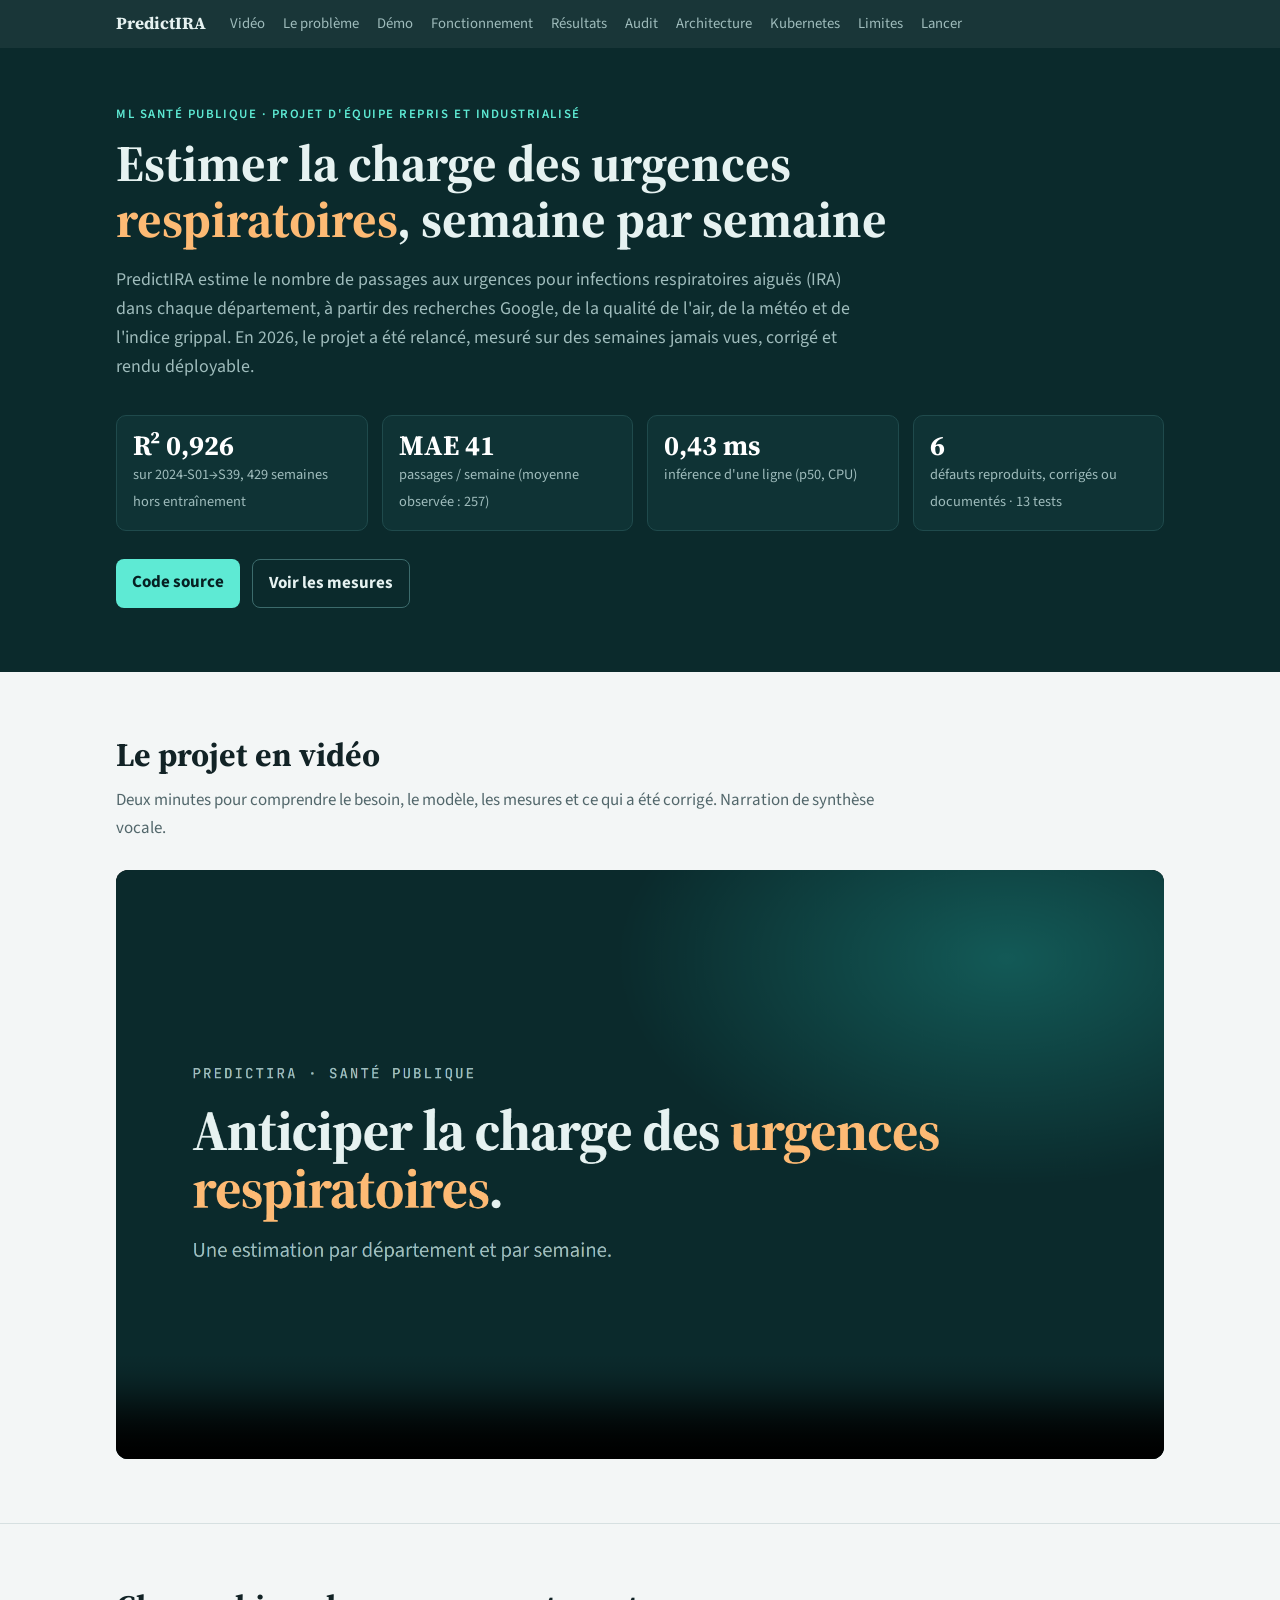
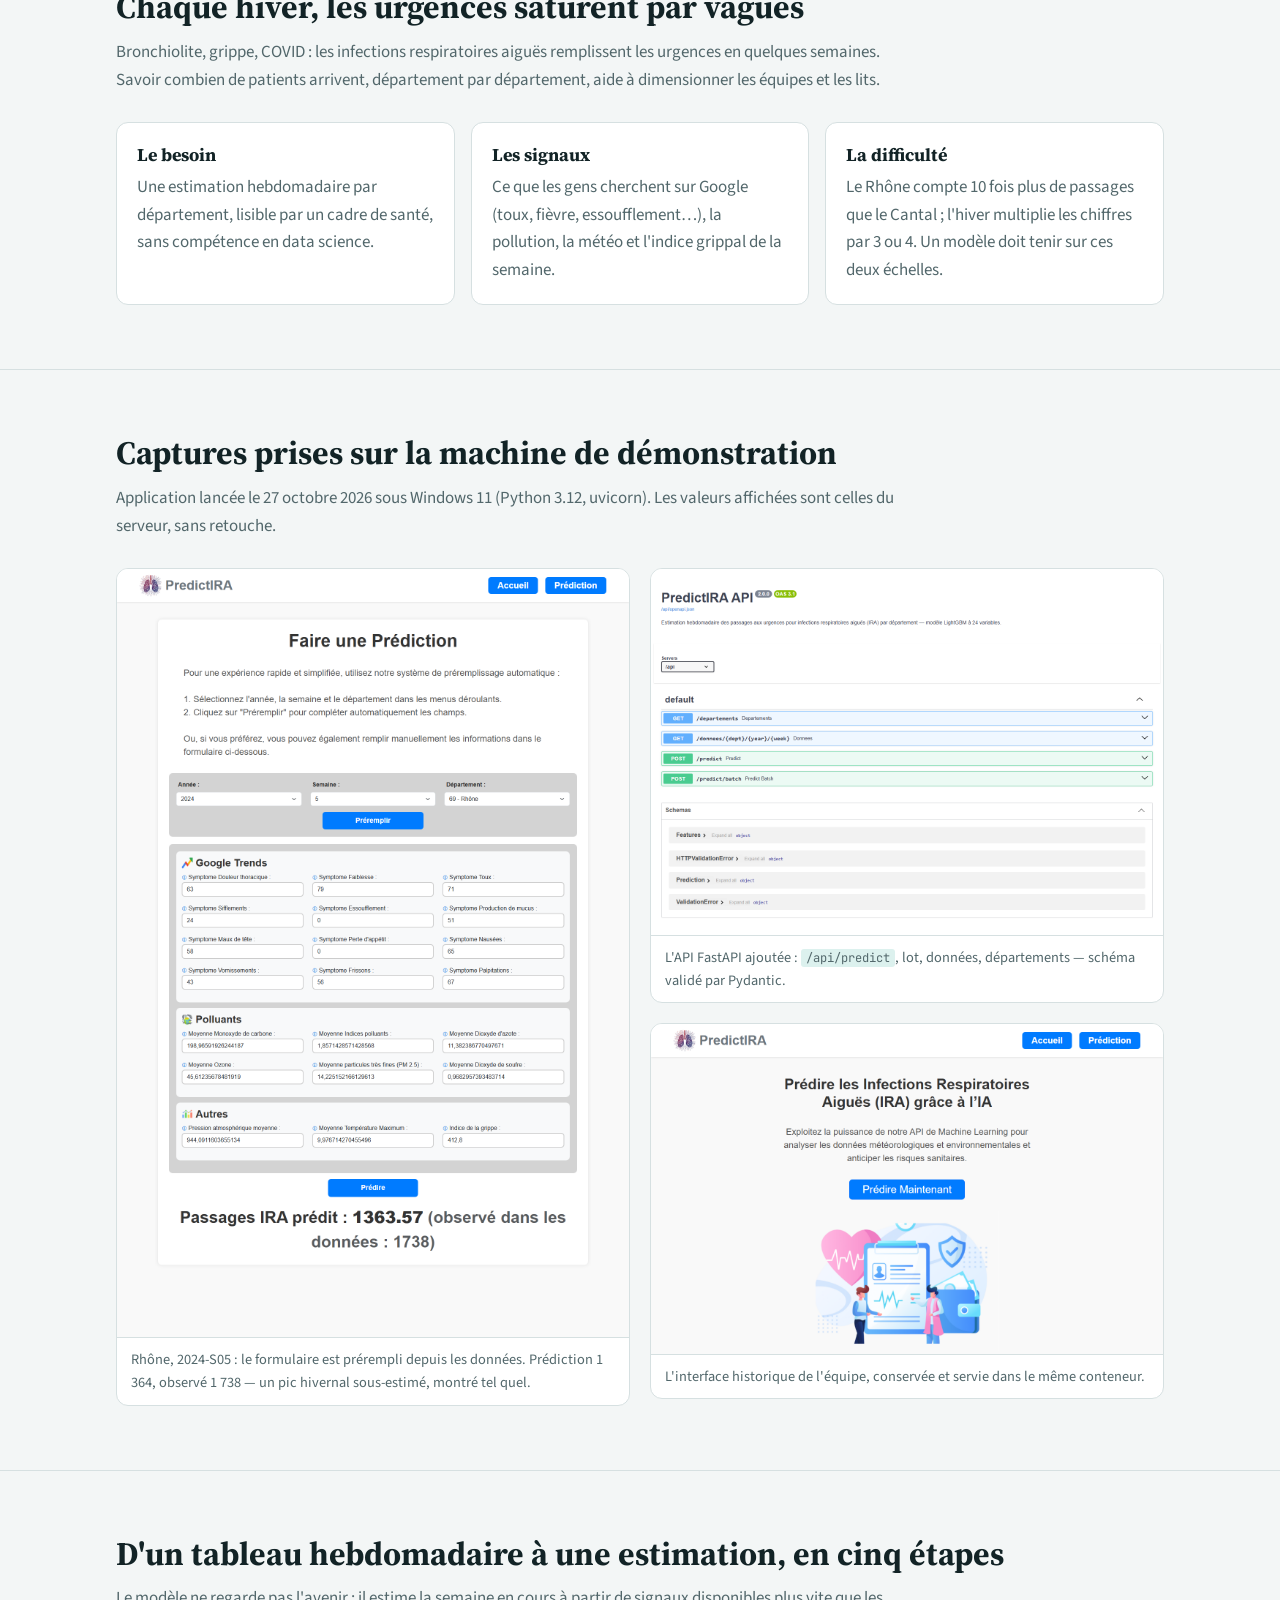
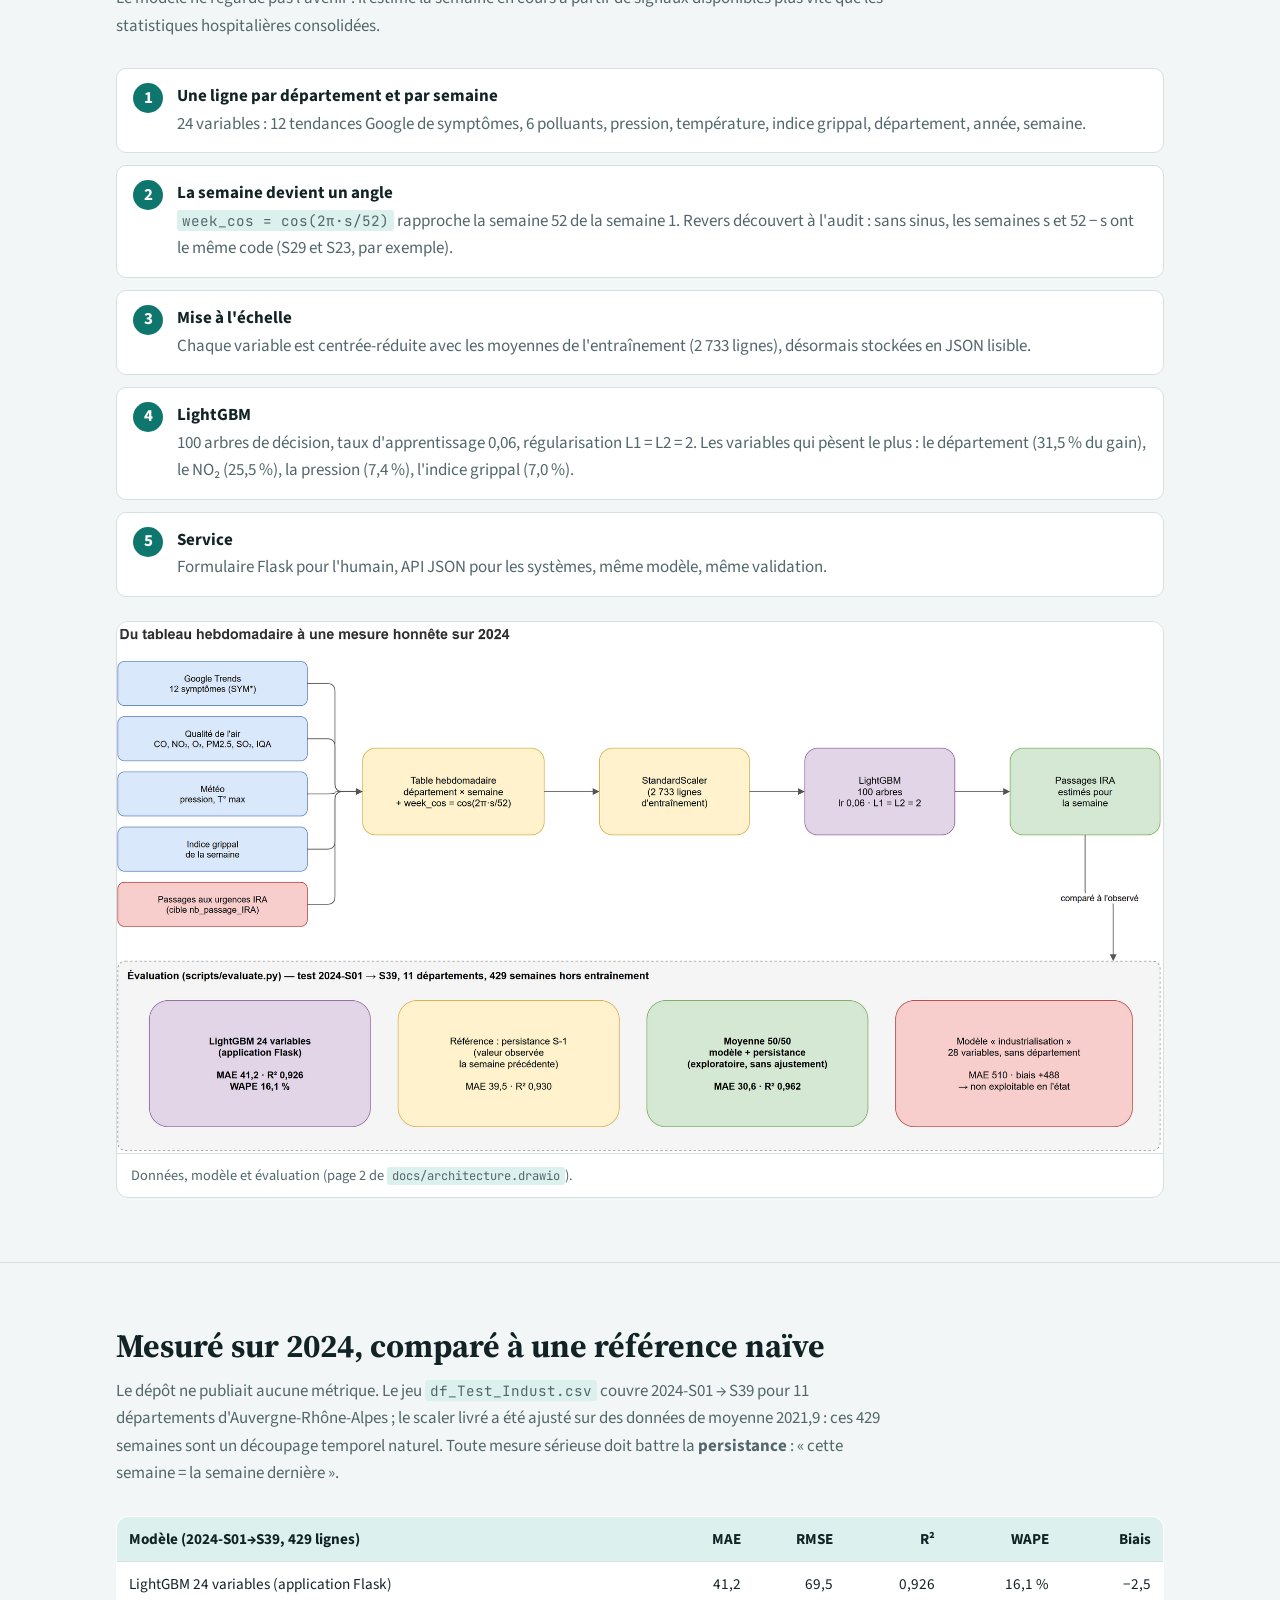
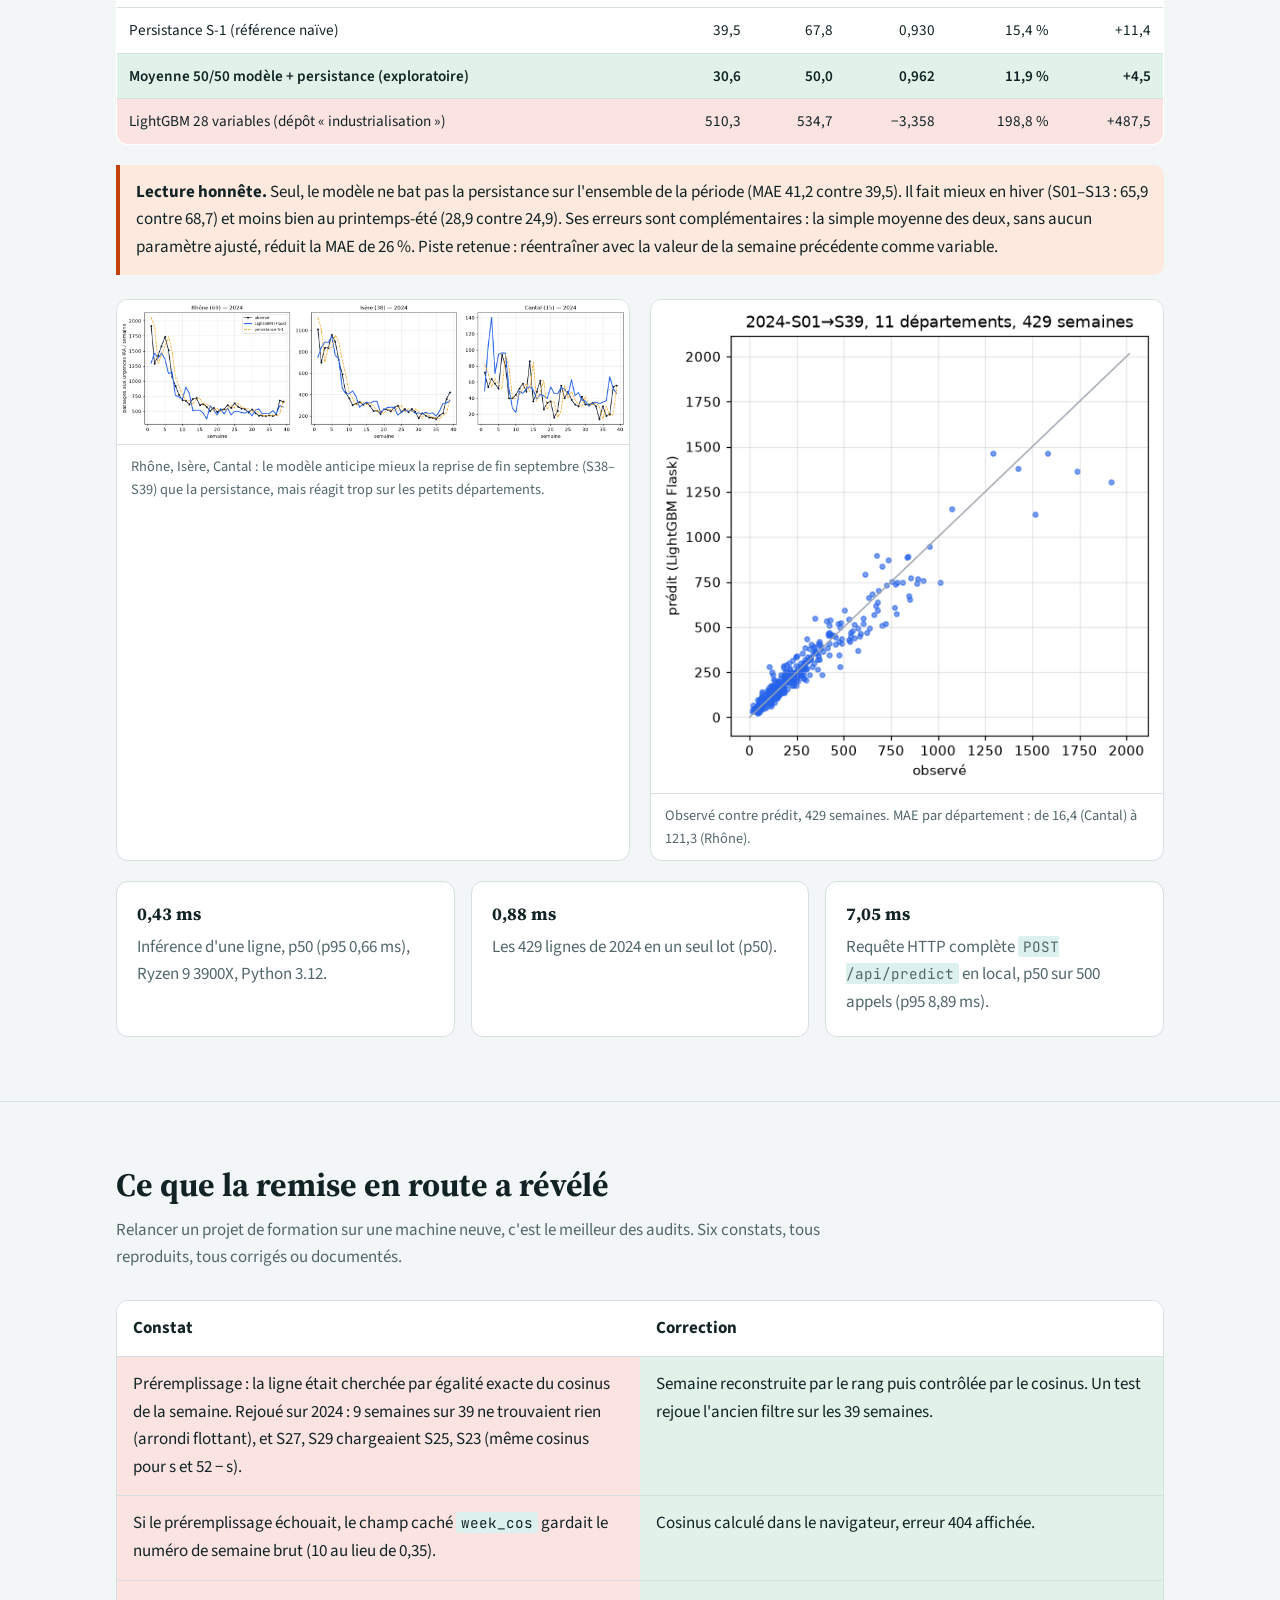
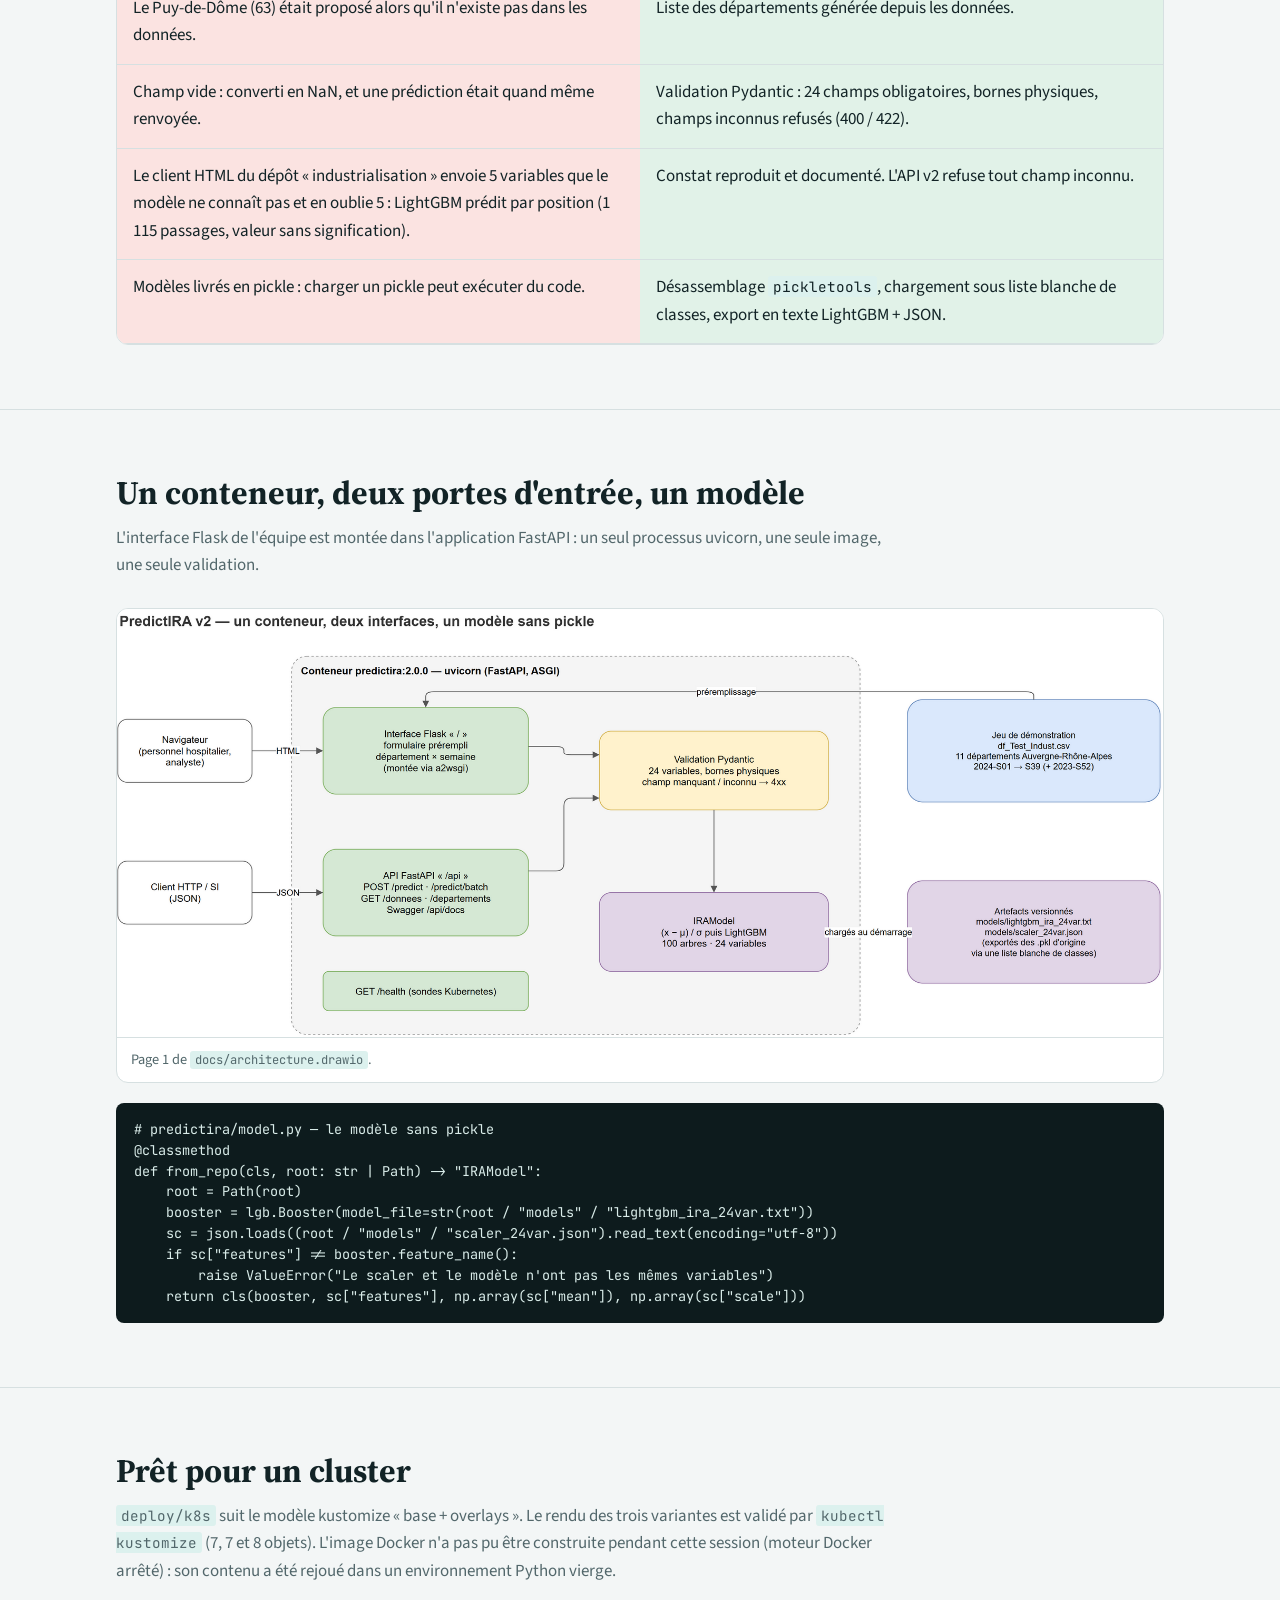
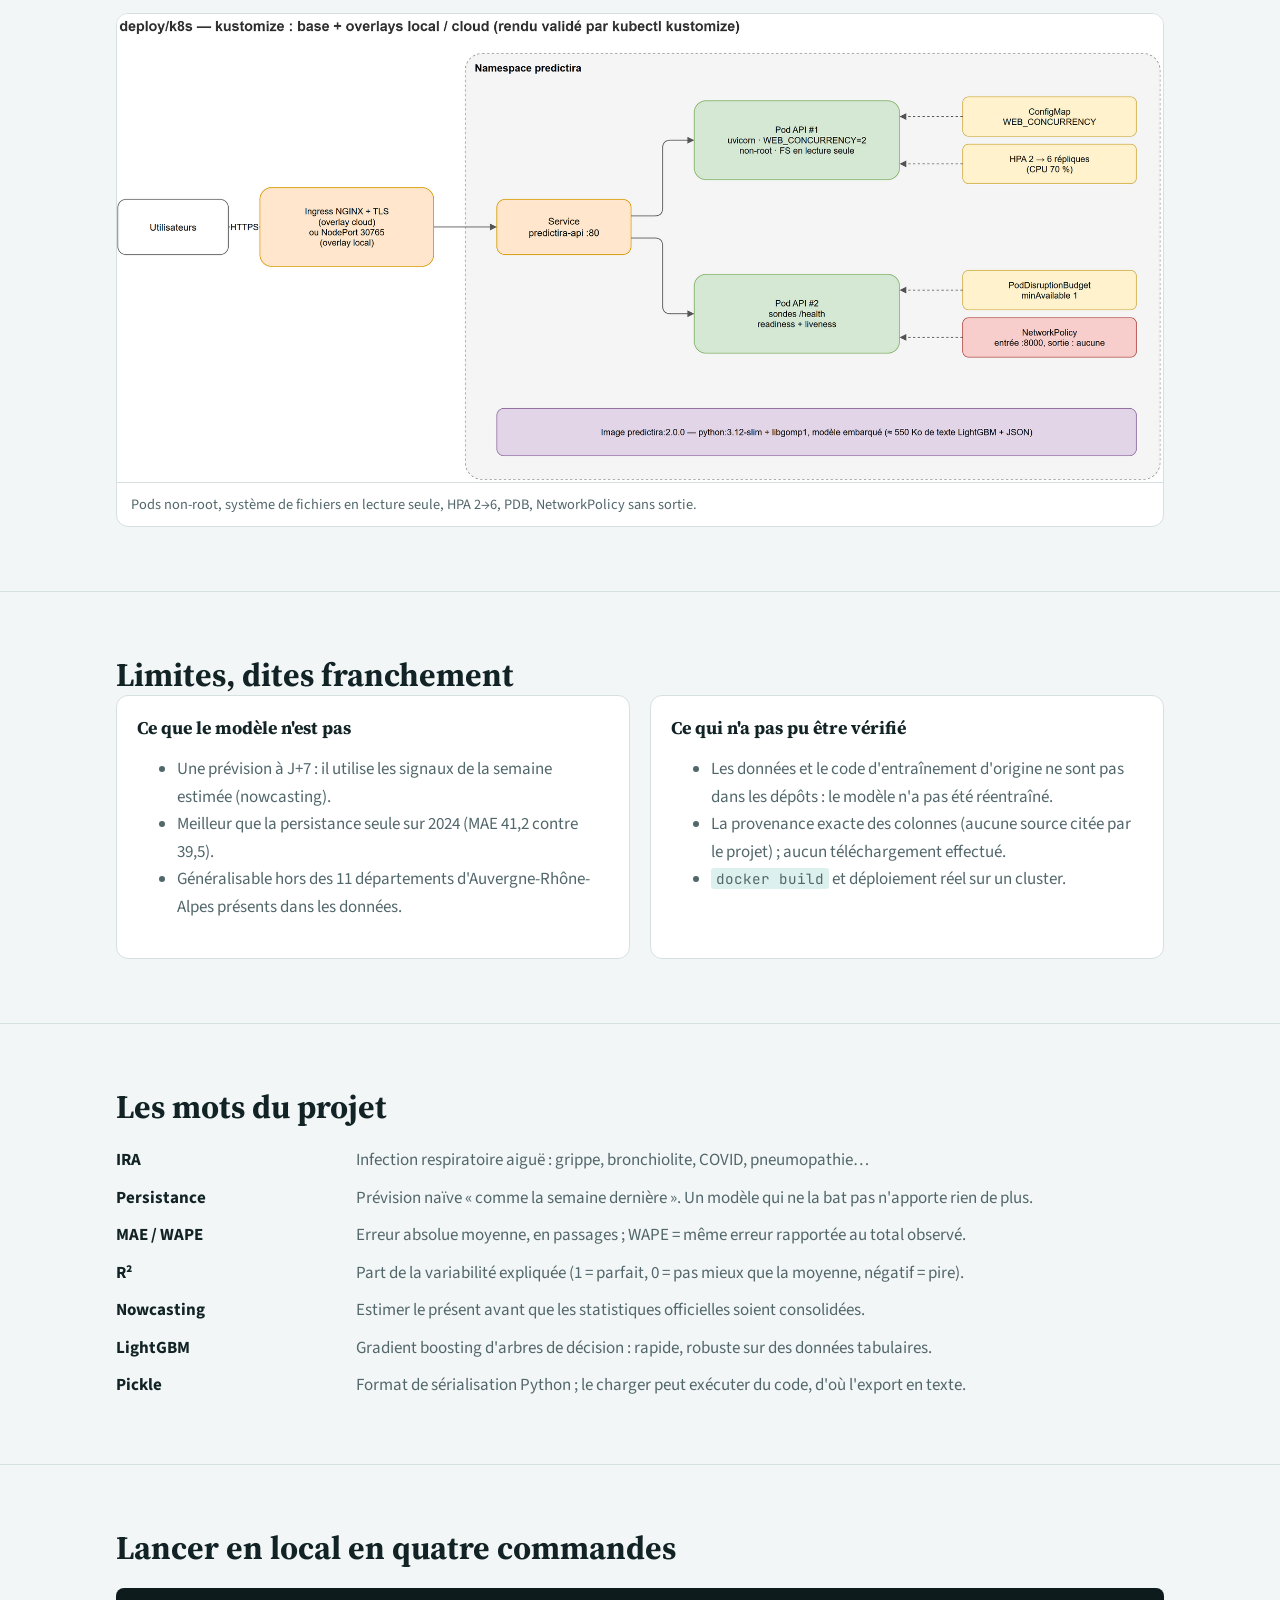
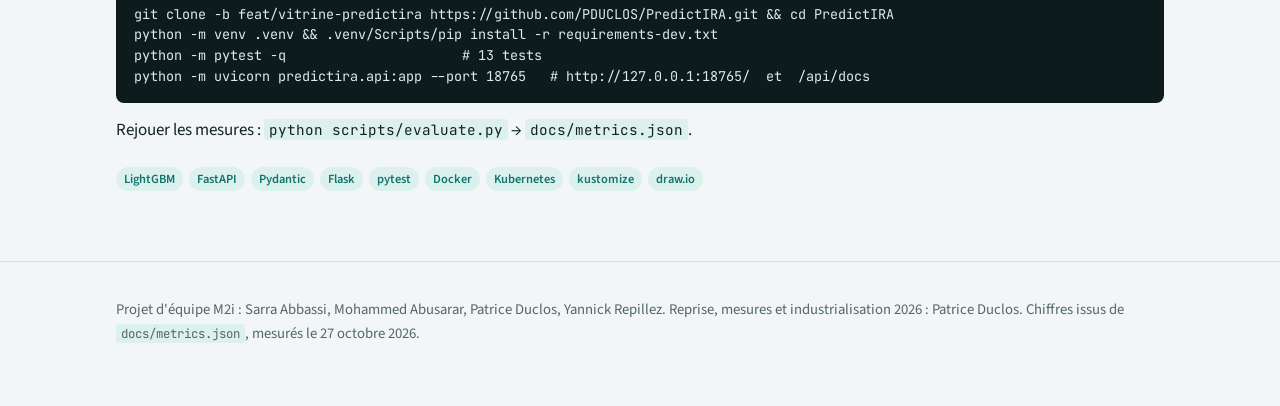
<file: docs/index.html>
<!doctype html>
<html lang="fr">
<head>
<meta charset="utf-8">
<meta name="viewport" content="width=device-width, initial-scale=1, viewport-fit=cover">
<title>PredictIRA — urgences respiratoires</title>
<meta name="description" content="PredictIRA : estimation hebdomadaire des passages aux urgences pour infections respiratoires aiguës par département. LightGBM, API FastAPI validée, Kubernetes, évaluation honnête sur 2024.">
<link rel="preconnect" href="https://fonts.googleapis.com">
<link rel="preconnect" href="https://fonts.gstatic.com" crossorigin>
<link rel="stylesheet" href="https://fonts.googleapis.com/css2?family=Source+Sans+3:ital,wght@0,400;0,600;0,700;1,400&family=Source+Serif+4:opsz,wght@8..60,600;8..60,700&family=JetBrains+Mono:wght@400;500&display=swap">
<style>
/* Identité « santé publique » : sarcelle (soins) + corail (alerte épidémique). Colonne de lecture 1080 px. */
:root {
  --bg: #f3f6f6; --surface: #ffffff; --ink: #122326; --muted: #52676b; --line: #d6e0e1;
  --accent: #0f766e; --accent-ink: #ffffff; --accent-soft: #dcf1ee;
  --alert: #c2410c; --alert-soft: #fde9dd;
  --good: #1f7a4d; --good-soft: #e1f2e8; --warn: #9a6200; --warn-soft: #fbefd9; --bad: #b3261e; --bad-soft: #fbe3e1;
  --hero: #0b2a2c; --hero-ink: #e6f2f1; --hero-muted: #9fbcbc;
  --code-bg: #0d1b1d; --code-ink: #d9ece9;
  --f-display: "Source Serif 4", Georgia, serif;
  --f-body: "Source Sans 3", system-ui, -apple-system, "Segoe UI", sans-serif;
  --f-mono: "JetBrains Mono", ui-monospace, Consolas, monospace;
}
@media (prefers-color-scheme: dark) { :root:not([data-theme="light"]) {
  --bg: #0c1415; --surface: #142022; --ink: #e3eeed; --muted: #9db3b3; --line: #253638;
  --accent: #4fd1c0; --accent-ink: #0c1415; --accent-soft: #17393a; --alert: #fb9a6a; --alert-soft: #3a2316;
  --good: #5cc78f; --good-soft: #14301f; --warn: #e3a948; --warn-soft: #33270f; --bad: #f08079; --bad-soft: #3a1a18;
  --hero: #071b1c; --code-bg: #071112; color-scheme: dark; } }
:root[data-theme="dark"] {
  --bg: #0c1415; --surface: #142022; --ink: #e3eeed; --muted: #9db3b3; --line: #253638;
  --accent: #4fd1c0; --accent-ink: #0c1415; --accent-soft: #17393a; --alert: #fb9a6a; --alert-soft: #3a2316;
  --good: #5cc78f; --good-soft: #14301f; --warn: #e3a948; --warn-soft: #33270f; --bad: #f08079; --bad-soft: #3a1a18;
  --hero: #071b1c; --code-bg: #071112; color-scheme: dark; }

* { box-sizing: border-box; }
html { scroll-behavior: smooth; }
@media (prefers-reduced-motion: reduce) { html { scroll-behavior: auto; } }
body { margin: 0; background: var(--bg); color: var(--ink); font: 17px/1.62 var(--f-body); }
img, video { max-width: 100%; height: auto; display: block; }
a { color: var(--accent); text-underline-offset: 3px; }
h1, h2, h3 { font-family: var(--f-display); text-wrap: balance; margin: 0; }
h2 { font-size: clamp(1.55rem, 3.2vw, 2.05rem); line-height: 1.18; }
h3 { font-size: 1.12rem; line-height: 1.3; }
p { margin: 0; }
code { font-family: var(--f-mono); font-size: .84em; background: var(--accent-soft); padding: 1px 5px; border-radius: 3px; overflow-wrap: anywhere; }
pre { margin: 0; background: var(--code-bg); color: var(--code-ink); padding: 16px 18px; border-radius: 8px; overflow-x: auto; font: 13.5px/1.55 var(--f-mono); }
pre code { background: none; padding: 0; font-size: inherit; color: inherit; }
.wrap { max-width: 1080px; margin: 0 auto; padding: 0 max(16px, env(safe-area-inset-left, 0px)); }

nav.top { position: sticky; top: 0; z-index: 10; background: color-mix(in srgb, var(--hero) 94%, transparent); backdrop-filter: blur(6px); }
nav.top .wrap { display: flex; gap: 18px; align-items: center; overflow-x: auto; white-space: nowrap; padding-top: 10px; padding-bottom: 10px; }
nav.top a { color: var(--hero-muted); text-decoration: none; font-size: .92rem; }
nav.top a:hover { color: var(--hero-ink); }
nav.top .brand { color: var(--hero-ink); font-weight: 700; font-family: var(--f-display); margin-right: 6px; }

header.hero { background: var(--hero); color: var(--hero-ink); padding: 56px 0 64px; }
.kicker { text-transform: uppercase; letter-spacing: .12em; font-size: .8rem; color: #5eead4; font-weight: 600; }
header.hero h1 { font-size: clamp(2rem, 5vw, 3.2rem); line-height: 1.08; margin: 12px 0 18px; }
header.hero h1 em { font-style: normal; color: #fdba74; }
header.hero .lead { max-width: 760px; color: var(--hero-muted); font-size: 1.12rem; }
.kpis { display: grid; grid-template-columns: repeat(auto-fit, minmax(170px, 1fr)); gap: 14px; margin-top: 34px; }
.kpi { border: 1px solid #1f4a4c; border-radius: 10px; padding: 14px 16px; background: #0f3335; }
.kpi b { display: block; font: 700 1.75rem/1.1 var(--f-display); color: #fff; }
.kpi span { color: var(--hero-muted); font-size: .9rem; }
.cta { display: flex; flex-wrap: wrap; gap: 12px; margin-top: 28px; }
.btn { display: inline-block; padding: 10px 16px; border-radius: 8px; background: #5eead4; color: #062022; font-weight: 700; text-decoration: none; }
.btn.ghost { background: transparent; color: var(--hero-ink); border: 1px solid #3c6b6c; }

section { padding: 64px 0; border-bottom: 1px solid var(--line); }
section .intro { color: var(--muted); max-width: 780px; margin: 12px 0 28px; font-size: 1.06rem; }
.grid2 { display: grid; grid-template-columns: repeat(auto-fit, minmax(300px, 1fr)); gap: 20px; }
.grid3 { display: grid; grid-template-columns: repeat(auto-fit, minmax(240px, 1fr)); gap: 16px; }
.card { background: var(--surface); border: 1px solid var(--line); border-radius: 12px; padding: 20px; }
.card h3 { margin-bottom: 8px; }
.card p, .card li { color: var(--muted); }
figure { margin: 0; background: var(--surface); border: 1px solid var(--line); border-radius: 12px; overflow: hidden; }
figure img { width: 100%; }
figcaption { padding: 10px 14px; font-size: .9rem; color: var(--muted); border-top: 1px solid var(--line); }
.video { background: #000; border-radius: 12px; overflow: hidden; }
.steps { counter-reset: s; display: grid; gap: 12px; padding: 0; margin: 0; list-style: none; }
.steps li { counter-increment: s; background: var(--surface); border: 1px solid var(--line); border-radius: 10px; padding: 14px 16px 14px 60px; position: relative; }
.steps li::before { content: counter(s); position: absolute; left: 16px; top: 14px; width: 30px; height: 30px; border-radius: 50%; background: var(--accent); color: var(--accent-ink); display: grid; place-items: center; font-weight: 700; }
.steps li b { display: block; }
.steps li span { color: var(--muted); }
.tbl { width: 100%; border-collapse: collapse; background: var(--surface); border: 1px solid var(--line); border-radius: 12px; overflow: hidden; font-size: .95rem; }
.tbl th, .tbl td { padding: 10px 12px; text-align: right; border-bottom: 1px solid var(--line); }
.tbl th:first-child, .tbl td:first-child { text-align: left; }
.tbl thead th { background: var(--accent-soft); font-weight: 700; }
.tbl tr.best td { background: var(--good-soft); font-weight: 600; }
.tbl tr.bad td { background: var(--bad-soft); }
.tblwrap { overflow-x: auto; }
.note { border-left: 4px solid var(--accent); background: var(--accent-soft); padding: 14px 16px; border-radius: 0 10px 10px 0; margin-top: 20px; }
.note.alert { border-color: var(--alert); background: var(--alert-soft); }
.pair { display: grid; grid-template-columns: 1fr 1fr; gap: 0; border: 1px solid var(--line); border-radius: 12px; overflow: hidden; background: var(--surface); }
.pair > div { padding: 14px 16px; border-bottom: 1px solid var(--line); }
.pair > div:nth-child(odd) { background: var(--bad-soft); }
.pair > div:nth-child(even) { background: var(--good-soft); }
.pair .h { font-weight: 700; background: var(--surface) !important; }
@media (max-width: 640px) { .pair { grid-template-columns: 1fr; } .pair .h:nth-child(2) { display: none; } }
dl.gloss { display: grid; grid-template-columns: minmax(140px, 220px) 1fr; gap: 10px 20px; margin: 0; }
dl.gloss dt { font-weight: 700; }
dl.gloss dd { margin: 0; color: var(--muted); }
@media (max-width: 640px) { dl.gloss { grid-template-columns: 1fr; } dl.gloss dd { margin-bottom: 8px; } }
footer { padding: 36px 0 60px; color: var(--muted); font-size: .92rem; }
.tag { display: inline-block; font-size: .78rem; padding: 2px 8px; border-radius: 999px; background: var(--accent-soft); color: var(--accent); font-weight: 600; margin: 0 6px 6px 0; }
</style>
</head>
<body>
<nav class="top" aria-label="Sommaire"><div class="wrap">
  <span class="brand">PredictIRA</span>
  <a href="#video">Vidéo</a><a href="#probleme">Le problème</a><a href="#demo">Démo</a>
  <a href="#fonctionnement">Fonctionnement</a><a href="#resultats">Résultats</a><a href="#audit">Audit</a>
  <a href="#architecture">Architecture</a><a href="#kubernetes">Kubernetes</a><a href="#limites">Limites</a><a href="#lancer">Lancer</a>
</div></nav>

<header class="hero"><div class="wrap">
  <div class="kicker">ML santé publique · projet d'équipe repris et industrialisé</div>
  <h1>Estimer la charge des urgences <em>respiratoires</em>, semaine par semaine</h1>
  <p class="lead">PredictIRA estime le nombre de passages aux urgences pour infections respiratoires aiguës (IRA)
  dans chaque département, à partir des recherches Google, de la qualité de l'air, de la météo et de l'indice grippal.
  En 2026, le projet a été relancé, mesuré sur des semaines jamais vues, corrigé et rendu déployable.</p>
  <div class="kpis">
    <div class="kpi"><b>R² 0,926</b><span>sur 2024-S01→S39, 429 semaines hors entraînement</span></div>
    <div class="kpi"><b>MAE 41</b><span>passages / semaine (moyenne observée : 257)</span></div>
    <div class="kpi"><b>0,43 ms</b><span>inférence d'une ligne (p50, CPU)</span></div>
    <div class="kpi"><b>6</b><span>défauts reproduits, corrigés ou documentés · 13 tests</span></div>
  </div>
  <div class="cta">
    <a class="btn" href="https://github.com/PDUCLOS/PredictIRA/tree/feat/vitrine-predictira">Code source</a>
    <a class="btn ghost" href="#resultats">Voir les mesures</a>
  </div>
</div></header>

<main>
<section id="video"><div class="wrap">
  <h2>Le projet en vidéo</h2>
  <p class="intro">Deux minutes pour comprendre le besoin, le modèle, les mesures et ce qui a été corrigé. Narration de synthèse vocale.</p>
  <div class="video"><video controls preload="none" poster="video/poster.png" src="video/predictira.mp4" width="1280" height="720"></video></div>
</div></section>

<section id="probleme"><div class="wrap">
  <h2>Chaque hiver, les urgences saturent par vagues</h2>
  <p class="intro">Bronchiolite, grippe, COVID : les infections respiratoires aiguës remplissent les urgences en quelques semaines.
  Savoir combien de patients arrivent, département par département, aide à dimensionner les équipes et les lits.</p>
  <div class="grid3">
    <div class="card"><h3>Le besoin</h3><p>Une estimation hebdomadaire par département, lisible par un cadre de santé, sans compétence en data science.</p></div>
    <div class="card"><h3>Les signaux</h3><p>Ce que les gens cherchent sur Google (toux, fièvre, essoufflement…), la pollution, la météo et l'indice grippal de la semaine.</p></div>
    <div class="card"><h3>La difficulté</h3><p>Le Rhône compte 10 fois plus de passages que le Cantal ; l'hiver multiplie les chiffres par 3 ou 4. Un modèle doit tenir sur ces deux échelles.</p></div>
  </div>
</div></section>

<section id="demo"><div class="wrap">
  <h2>Captures prises sur la machine de démonstration</h2>
  <p class="intro">Application lancée le 27 octobre 2026 sous Windows 11 (Python 3.12, uvicorn). Les valeurs affichées sont celles du serveur, sans retouche.</p>
  <div class="grid2">
    <figure><img src="img/cap_prediction.png" alt="Formulaire PredictIRA prérempli pour le Rhône, semaine 5 de 2024 : 1363,57 passages prédits, 1738 observés" loading="lazy" width="1400" height="2100">
      <figcaption>Rhône, 2024-S05 : le formulaire est prérempli depuis les données. Prédiction 1 364, observé 1 738 — un pic hivernal sous-estimé, montré tel quel.</figcaption></figure>
    <div style="display:grid;gap:20px;align-content:start">
      <figure><img src="img/cap_swagger.png" alt="Documentation Swagger de l'API PredictIRA" loading="lazy" width="1400" height="1000">
        <figcaption>L'API FastAPI ajoutée : <code>/api/predict</code>, lot, données, départements — schéma validé par Pydantic.</figcaption></figure>
      <figure><img src="img/cap_accueil.png" alt="Page d'accueil de l'application PredictIRA" loading="lazy" width="1400" height="900">
        <figcaption>L'interface historique de l'équipe, conservée et servie dans le même conteneur.</figcaption></figure>
    </div>
  </div>
</div></section>

<section id="fonctionnement"><div class="wrap">
  <h2>D'un tableau hebdomadaire à une estimation, en cinq étapes</h2>
  <p class="intro">Le modèle ne regarde pas l'avenir : il estime la semaine en cours à partir de signaux disponibles plus vite que les statistiques hospitalières consolidées.</p>
  <ol class="steps">
    <li><b>Une ligne par département et par semaine</b><span>24 variables : 12 tendances Google de symptômes, 6 polluants, pression, température, indice grippal, département, année, semaine.</span></li>
    <li><b>La semaine devient un angle</b><span><code>week_cos = cos(2π·s/52)</code> rapproche la semaine 52 de la semaine 1. Revers découvert à l'audit : sans sinus, les semaines s et 52 − s ont le même code (S29 et S23, par exemple).</span></li>
    <li><b>Mise à l'échelle</b><span>Chaque variable est centrée-réduite avec les moyennes de l'entraînement (2 733 lignes), désormais stockées en JSON lisible.</span></li>
    <li><b>LightGBM</b><span>100 arbres de décision, taux d'apprentissage 0,06, régularisation L1 = L2 = 2. Les variables qui pèsent le plus : le département (31,5 % du gain), le NO₂ (25,5 %), la pression (7,4 %), l'indice grippal (7,0 %).</span></li>
    <li><b>Service</b><span>Formulaire Flask pour l'humain, API JSON pour les systèmes, même modèle, même validation.</span></li>
  </ol>
  <figure style="margin-top:24px"><img src="img/architecture-2.png" alt="Schéma : sources, table hebdomadaire, scaler, LightGBM, évaluation" loading="lazy" width="2000" height="1080">
    <figcaption>Données, modèle et évaluation (page 2 de <code>docs/architecture.drawio</code>).</figcaption></figure>
</div></section>

<section id="resultats"><div class="wrap">
  <h2>Mesuré sur 2024, comparé à une référence naïve</h2>
  <p class="intro">Le dépôt ne publiait aucune métrique. Le jeu <code>df_Test_Indust.csv</code> couvre 2024-S01 → S39 pour 11 départements d'Auvergne-Rhône-Alpes ;
  le scaler livré a été ajusté sur des données de moyenne 2021,9 : ces 429 semaines sont un découpage temporel naturel.
  Toute mesure sérieuse doit battre la <b>persistance</b> : « cette semaine = la semaine dernière ».</p>
  <div class="tblwrap"><table class="tbl">
    <thead><tr><th>Modèle (2024-S01→S39, 429 lignes)</th><th>MAE</th><th>RMSE</th><th>R²</th><th>WAPE</th><th>Biais</th></tr></thead>
    <tbody>
      <tr><td>LightGBM 24 variables (application Flask)</td><td>41,2</td><td>69,5</td><td>0,926</td><td>16,1 %</td><td>−2,5</td></tr>
      <tr><td>Persistance S-1 (référence naïve)</td><td>39,5</td><td>67,8</td><td>0,930</td><td>15,4 %</td><td>+11,4</td></tr>
      <tr class="best"><td>Moyenne 50/50 modèle + persistance (exploratoire)</td><td>30,6</td><td>50,0</td><td>0,962</td><td>11,9 %</td><td>+4,5</td></tr>
      <tr class="bad"><td>LightGBM 28 variables (dépôt « industrialisation »)</td><td>510,3</td><td>534,7</td><td>−3,358</td><td>198,8 %</td><td>+487,5</td></tr>
    </tbody>
  </table></div>
  <div class="note alert"><b>Lecture honnête.</b> Seul, le modèle ne bat pas la persistance sur l'ensemble de la période (MAE 41,2 contre 39,5).
  Il fait mieux en hiver (S01–S13 : 65,9 contre 68,7) et moins bien au printemps-été (28,9 contre 24,9).
  Ses erreurs sont complémentaires : la simple moyenne des deux, sans aucun paramètre ajusté, réduit la MAE de 26 %.
  Piste retenue : réentraîner avec la valeur de la semaine précédente comme variable.</div>
  <div class="grid2" style="margin-top:24px">
    <figure><img src="img/eval_series.png" alt="Séries 2024 observées et prédites pour le Rhône, l'Isère et le Cantal" loading="lazy" width="1650" height="462">
      <figcaption>Rhône, Isère, Cantal : le modèle anticipe mieux la reprise de fin septembre (S38–S39) que la persistance, mais réagit trop sur les petits départements.</figcaption></figure>
    <figure><img src="img/eval_scatter.png" alt="Nuage observé contre prédit" loading="lazy" width="572" height="550">
      <figcaption>Observé contre prédit, 429 semaines. MAE par département : de 16,4 (Cantal) à 121,3 (Rhône).</figcaption></figure>
  </div>
  <div class="grid3" style="margin-top:20px">
    <div class="card"><h3>0,43 ms</h3><p>Inférence d'une ligne, p50 (p95 0,66 ms), Ryzen 9 3900X, Python 3.12.</p></div>
    <div class="card"><h3>0,88 ms</h3><p>Les 429 lignes de 2024 en un seul lot (p50).</p></div>
    <div class="card"><h3>7,05 ms</h3><p>Requête HTTP complète <code>POST /api/predict</code> en local, p50 sur 500 appels (p95 8,89 ms).</p></div>
  </div>
</div></section>

<section id="audit"><div class="wrap">
  <h2>Ce que la remise en route a révélé</h2>
  <p class="intro">Relancer un projet de formation sur une machine neuve, c'est le meilleur des audits. Six constats, tous reproduits, tous corrigés ou documentés.</p>
  <div class="pair">
    <div class="h">Constat</div><div class="h">Correction</div>
    <div>Préremplissage : la ligne était cherchée par égalité exacte du cosinus de la semaine. Rejoué sur 2024 : 9 semaines sur 39 ne trouvaient rien (arrondi flottant), et S27, S29 chargeaient S25, S23 (même cosinus pour s et 52 − s).</div>
    <div>Semaine reconstruite par le rang puis contrôlée par le cosinus. Un test rejoue l'ancien filtre sur les 39 semaines.</div>
    <div>Si le préremplissage échouait, le champ caché <code>week_cos</code> gardait le numéro de semaine brut (10 au lieu de 0,35).</div>
    <div>Cosinus calculé dans le navigateur, erreur 404 affichée.</div>
    <div>Le Puy-de-Dôme (63) était proposé alors qu'il n'existe pas dans les données.</div>
    <div>Liste des départements générée depuis les données.</div>
    <div>Champ vide : converti en NaN, et une prédiction était quand même renvoyée.</div>
    <div>Validation Pydantic : 24 champs obligatoires, bornes physiques, champs inconnus refusés (400 / 422).</div>
    <div>Le client HTML du dépôt « industrialisation » envoie 5 variables que le modèle ne connaît pas et en oublie 5 : LightGBM prédit par position (1 115 passages, valeur sans signification).</div>
    <div>Constat reproduit et documenté. L'API v2 refuse tout champ inconnu.</div>
    <div>Modèles livrés en pickle : charger un pickle peut exécuter du code.</div>
    <div>Désassemblage <code>pickletools</code>, chargement sous liste blanche de classes, export en texte LightGBM + JSON.</div>
  </div>
</div></section>

<section id="architecture"><div class="wrap">
  <h2>Un conteneur, deux portes d'entrée, un modèle</h2>
  <p class="intro">L'interface Flask de l'équipe est montée dans l'application FastAPI : un seul processus uvicorn, une seule image, une seule validation.</p>
  <figure><img src="img/architecture-1.png" alt="Architecture applicative de PredictIRA" loading="lazy" width="1980" height="820">
    <figcaption>Page 1 de <code>docs/architecture.drawio</code>.</figcaption></figure>
  <pre style="margin-top:20px"><code># predictira/model.py — le modèle sans pickle
@classmethod
def from_repo(cls, root: str | Path) -&gt; "IRAModel":
    root = Path(root)
    booster = lgb.Booster(model_file=str(root / "models" / "lightgbm_ira_24var.txt"))
    sc = json.loads((root / "models" / "scaler_24var.json").read_text(encoding="utf-8"))
    if sc["features"] != booster.feature_name():
        raise ValueError("Le scaler et le modèle n'ont pas les mêmes variables")
    return cls(booster, sc["features"], np.array(sc["mean"]), np.array(sc["scale"]))</code></pre>
</div></section>

<section id="kubernetes"><div class="wrap">
  <h2>Prêt pour un cluster</h2>
  <p class="intro"><code>deploy/k8s</code> suit le modèle kustomize « base + overlays ». Le rendu des trois variantes est validé par <code>kubectl kustomize</code> (7, 7 et 8 objets).
  L'image Docker n'a pas pu être construite pendant cette session (moteur Docker arrêté) : son contenu a été rejoué dans un environnement Python vierge.</p>
  <figure><img src="img/architecture-3.png" alt="Déploiement Kubernetes de PredictIRA" loading="lazy" width="1980" height="890">
    <figcaption>Pods non-root, système de fichiers en lecture seule, HPA 2→6, PDB, NetworkPolicy sans sortie.</figcaption></figure>
</div></section>

<section id="limites"><div class="wrap">
  <h2>Limites, dites franchement</h2>
  <div class="grid2">
    <div class="card"><h3>Ce que le modèle n'est pas</h3><ul>
      <li>Une prévision à J+7 : il utilise les signaux de la semaine estimée (nowcasting).</li>
      <li>Meilleur que la persistance seule sur 2024 (MAE 41,2 contre 39,5).</li>
      <li>Généralisable hors des 11 départements d'Auvergne-Rhône-Alpes présents dans les données.</li>
    </ul></div>
    <div class="card"><h3>Ce qui n'a pas pu être vérifié</h3><ul>
      <li>Les données et le code d'entraînement d'origine ne sont pas dans les dépôts : le modèle n'a pas été réentraîné.</li>
      <li>La provenance exacte des colonnes (aucune source citée par le projet) ; aucun téléchargement effectué.</li>
      <li><code>docker build</code> et déploiement réel sur un cluster.</li>
    </ul></div>
  </div>
</div></section>

<section id="glossaire"><div class="wrap">
  <h2>Les mots du projet</h2>
  <dl class="gloss" style="margin-top:20px">
    <dt>IRA</dt><dd>Infection respiratoire aiguë : grippe, bronchiolite, COVID, pneumopathie…</dd>
    <dt>Persistance</dt><dd>Prévision naïve « comme la semaine dernière ». Un modèle qui ne la bat pas n'apporte rien de plus.</dd>
    <dt>MAE / WAPE</dt><dd>Erreur absolue moyenne, en passages ; WAPE = même erreur rapportée au total observé.</dd>
    <dt>R²</dt><dd>Part de la variabilité expliquée (1 = parfait, 0 = pas mieux que la moyenne, négatif = pire).</dd>
    <dt>Nowcasting</dt><dd>Estimer le présent avant que les statistiques officielles soient consolidées.</dd>
    <dt>LightGBM</dt><dd>Gradient boosting d'arbres de décision : rapide, robuste sur des données tabulaires.</dd>
    <dt>Pickle</dt><dd>Format de sérialisation Python ; le charger peut exécuter du code, d'où l'export en texte.</dd>
  </dl>
</div></section>

<section id="lancer"><div class="wrap">
  <h2>Lancer en local en quatre commandes</h2>
  <pre style="margin-top:20px"><code>git clone -b feat/vitrine-predictira https://github.com/PDUCLOS/PredictIRA.git &amp;&amp; cd PredictIRA
python -m venv .venv &amp;&amp; .venv/Scripts/pip install -r requirements-dev.txt
python -m pytest -q                      # 13 tests
python -m uvicorn predictira.api:app --port 18765   # http://127.0.0.1:18765/  et  /api/docs</code></pre>
  <p style="margin-top:14px">Rejouer les mesures : <code>python scripts/evaluate.py</code> → <code>docs/metrics.json</code>.</p>
  <p style="margin-top:20px"><span class="tag">LightGBM</span><span class="tag">FastAPI</span><span class="tag">Pydantic</span><span class="tag">Flask</span><span class="tag">pytest</span><span class="tag">Docker</span><span class="tag">Kubernetes</span><span class="tag">kustomize</span><span class="tag">draw.io</span></p>
</div></section>
</main>

<footer><div class="wrap">
  Projet d'équipe M2i : Sarra Abbassi, Mohammed Abusarar, Patrice Duclos, Yannick Repillez. Reprise, mesures et industrialisation 2026 : Patrice Duclos.
  Chiffres issus de <code>docs/metrics.json</code>, mesurés le 27 octobre 2026.
</div></footer>
</body>
</html>
</file>
